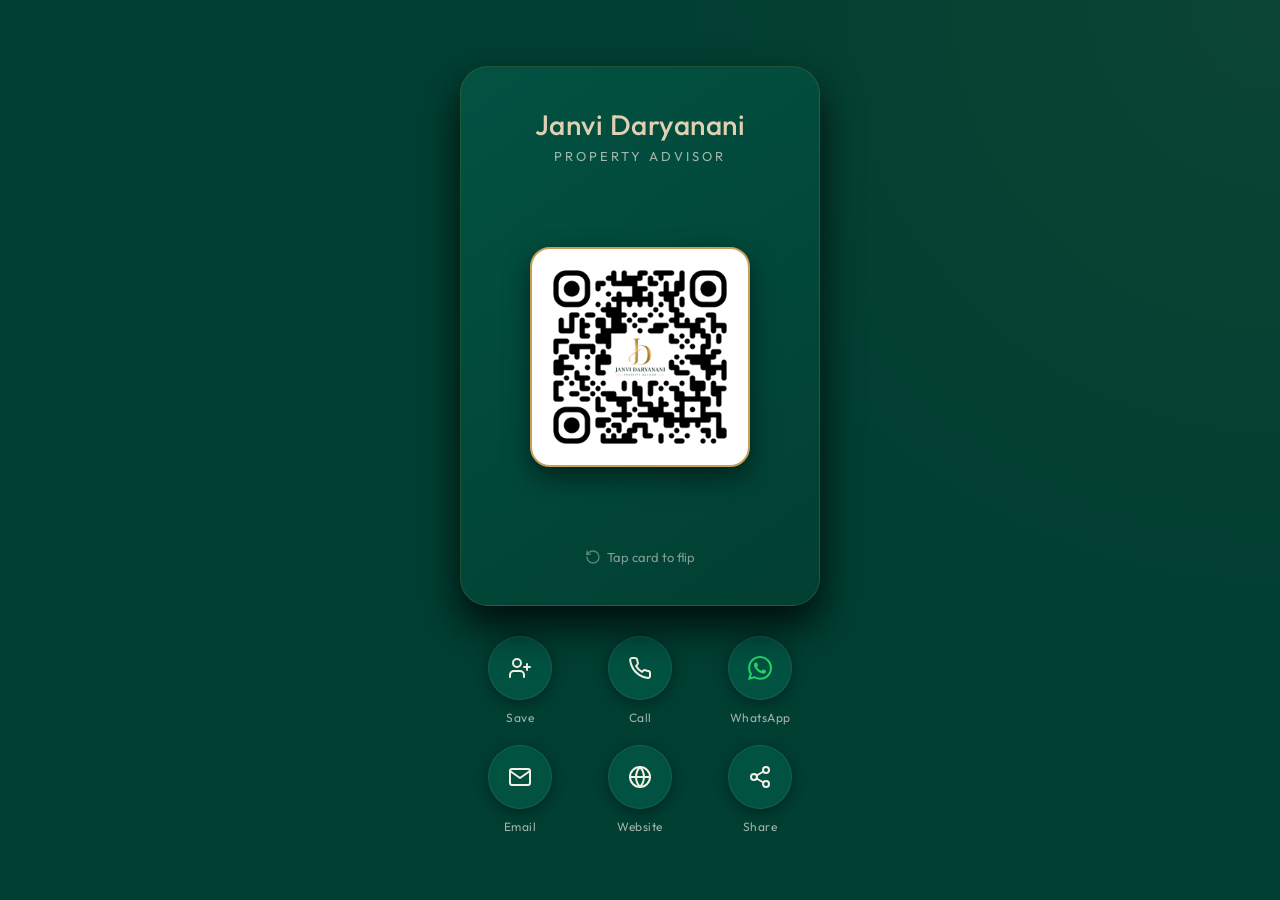
<file: index.html>
<!DOCTYPE html>
<html lang="en">
<head>
    <meta name="google-site-verification" content="Z249SNXP9BvSfqRhXVg7REf944omEBCPUjW0Hqc9x-0" />
    <!-- Google tag (gtag.js) -->
    <script async src="https://www.googletagmanager.com/gtag/js?id=G-FWMRLQW5PL"></script>
    <script>
      window.dataLayer = window.dataLayer || [];
      function gtag(){dataLayer.push(arguments);}
      gtag('js', new Date());

      gtag('config', 'G-FWMRLQW5PL');
    </script>
    <meta charset="UTF-8">
    <meta name="viewport" content="width=device-width, initial-scale=1.0">
    <title>Janvi Daryanani | Property Advisor</title>
    <link rel="stylesheet" href="style.css">
    <link rel="preconnect" href="https://fonts.googleapis.com">
    <link rel="preconnect" href="https://fonts.gstatic.com" crossorigin>
    <link href="https://fonts.googleapis.com/css2?family=Outfit:wght@300;400;500;600&display=swap" rel="stylesheet">
</head>
<body>
    <div class="vcard-container">
        <!-- Flip Card -->
        <div class="flip-card" id="flip-card">
            <div class="flip-card-inner">
                <!-- Front -->
                <div class="flip-card-front">
                    <div class="card-header">
                        <h2>Janvi Daryanani</h2>
                        <p class="title">Property Advisor</p>
                    </div>
                    <div class="qr-container">
                        <img src="qrcode.jpeg" alt="QR Code" class="qrcode" onerror="this.style.opacity='0.5'; this.alt='QR Code Placeholder'">
                    </div>
                    <p class="flip-hint">
                        <svg xmlns="http://www.w3.org/2000/svg" width="16" height="16" viewBox="0 0 24 24" fill="none" stroke="currentColor" stroke-width="2" stroke-linecap="round" stroke-linejoin="round"><path d="M3 12a9 9 0 1 0 9-9 9.75 9.75 0 0 0-6.74 2.74L3 8"/><path d="M3 3v5h5"/></svg>
                        Tap card to flip
                    </p>
                </div>
                <!-- Back -->
                <div class="flip-card-back">
                    <h3>Contact Information</h3>
                    <div class="contact-details">
                        <div class="detail-item">
                            <span class="icon">
                                <svg xmlns="http://www.w3.org/2000/svg" width="20" height="20" viewBox="0 0 24 24" fill="none" stroke="currentColor" stroke-width="2" stroke-linecap="round" stroke-linejoin="round"><path d="M22 16.92v3a2 2 0 0 1-2.18 2 19.79 19.79 0 0 1-8.63-3.07 19.5 19.5 0 0 1-6-6 19.79 19.79 0 0 1-3.07-8.67A2 2 0 0 1 4.11 2h3a2 2 0 0 1 2 1.72 12.84 12.84 0 0 0 .7 2.81 2 2 0 0 1-.45 2.11L8.09 9.91a16 16 0 0 0 6 6l1.27-1.27a2 2 0 0 1 2.11-.45 12.84 12.84 0 0 0 2.81.7A2 2 0 0 1 22 16.92z"/></svg>
                            </span>
                            <a href="tel:+971529005504">+971 52 900 5504</a>
                        </div>
                        <div class="detail-item">
                            <span class="icon">
                                <svg xmlns="http://www.w3.org/2000/svg" width="20" height="20" viewBox="0 0 24 24" fill="none" stroke="currentColor" stroke-width="2" stroke-linecap="round" stroke-linejoin="round"><path d="M4 4h16c1.1 0 2 .9 2 2v12c0 1.1-.9 2-2 2H4c-1.1 0-2-.9-2-2V6c0-1.1.9-2 2-2z"/><polyline points="22,6 12,13 2,6"/></svg>
                            </span>
                            <a href="mailto:janvi.daryananibusiness@gmail.com">janvi.daryananibusiness@gmail.com</a>
                        </div>
                        <div class="detail-item">
                            <span class="icon">
                                <svg xmlns="http://www.w3.org/2000/svg" width="20" height="20" viewBox="0 0 24 24" fill="none" stroke="currentColor" stroke-width="2" stroke-linecap="round" stroke-linejoin="round"><circle cx="12" cy="12" r="10"/><line x1="2" y1="12" x2="22" y2="12"/><path d="M12 2a15.3 15.3 0 0 1 4 10 15.3 15.3 0 0 1-4 10 15.3 15.3 0 0 1-4-10 15.3 15.3 0 0 1 4-10z"/></svg>
                            </span>
                            <a href="https://janvidaryanani.com/" target="_blank">janvidaryanani.com</a>
                        </div>
                        <div class="detail-item">
                            <span class="icon">
                                <svg xmlns="http://www.w3.org/2000/svg" width="20" height="20" viewBox="0 0 24 24" fill="none" stroke="currentColor" stroke-width="2" stroke-linecap="round" stroke-linejoin="round"><path d="M21 10c0 7-9 13-9 13s-9-6-9-13a9 9 0 0 1 18 0z"/><circle cx="12" cy="10" r="3"/></svg>
                            </span>
                            <a href="https://maps.google.com/?q=Dubai" target="_blank">Dubai</a>
                        </div>
                    </div>
                    <p class="flip-hint">
                        <svg xmlns="http://www.w3.org/2000/svg" width="16" height="16" viewBox="0 0 24 24" fill="none" stroke="currentColor" stroke-width="2" stroke-linecap="round" stroke-linejoin="round"><path d="M3 12a9 9 0 1 0 9-9 9.75 9.75 0 0 0-6.74 2.74L3 8"/><path d="M3 3v5h5"/></svg>
                        Tap card to flip
                    </p>
                </div>
            </div>
        </div>

        <!-- Action Buttons -->
        <div class="action-buttons">
            <button id="save-btn" class="action-btn">
                <span class="icon">
                    <svg xmlns="http://www.w3.org/2000/svg" width="24" height="24" viewBox="0 0 24 24" fill="none" stroke="currentColor" stroke-width="2" stroke-linecap="round" stroke-linejoin="round"><path d="M16 21v-2a4 4 0 0 0-4-4H6a4 4 0 0 0-4 4v2"/><circle cx="9" cy="7" r="4"/><line x1="19" x2="19" y1="8" y2="14"/><line x1="22" x2="16" y1="11" y2="11"/></svg>
                </span>
                <span>Save</span>
            </button>
            <a href="tel:+971529005504" class="action-btn">
                <span class="icon">
                    <svg xmlns="http://www.w3.org/2000/svg" width="24" height="24" viewBox="0 0 24 24" fill="none" stroke="currentColor" stroke-width="2" stroke-linecap="round" stroke-linejoin="round"><path d="M22 16.92v3a2 2 0 0 1-2.18 2 19.79 19.79 0 0 1-8.63-3.07 19.5 19.5 0 0 1-6-6 19.79 19.79 0 0 1-3.07-8.67A2 2 0 0 1 4.11 2h3a2 2 0 0 1 2 1.72 12.84 12.84 0 0 0 .7 2.81 2 2 0 0 1-.45 2.11L8.09 9.91a16 16 0 0 0 6 6l1.27-1.27a2 2 0 0 1 2.11-.45 12.84 12.84 0 0 0 2.81.7A2 2 0 0 1 22 16.92z"/></svg>
                </span>
                <span>Call</span>
            </a>
            <a href="https://wa.me/971529005504" target="_blank" class="action-btn whatsapp-btn">
                <span class="icon">
                    <svg class="h-6 w-6 text-[#25D366]" viewBox="0 0 24 24" fill="currentColor" aria-hidden="true" width="24" height="24"><path d="M17.472 14.382c-.297-.149-1.758-.867-2.03-.967-.273-.099-.471-.148-.67.15-.197.297-.767.966-.94 1.164-.173.199-.347.223-.644.075-.297-.15-1.255-.463-2.39-1.475-.883-.788-1.48-1.761-1.653-2.059-.173-.297-.018-.458.13-.606.134-.133.298-.347.446-.52.149-.174.198-.298.298-.497.099-.198.05-.371-.025-.52-.075-.149-.669-1.612-.916-2.207-.242-.579-.487-.5-.669-.51-.173-.008-.371-.01-.57-.01-.198 0-.52.074-.792.372-.272.297-1.04 1.016-1.04 2.479 0 1.462 1.065 2.875 1.213 3.074.149.198 2.096 3.2 5.077 4.487.709.306 1.262.489 1.694.625.712.227 1.36.195 1.871.118.571-.085 1.758-.719 2.006-1.413.248-.694.248-1.289.173-1.413-.074-.124-.272-.198-.57-.347m-5.421 7.403h-.004a9.87 9.87 0 01-5.031-1.378l-.361-.214-3.741.982.998-3.648-.235-.374a9.86 9.86 0 01-1.51-5.26c.001-5.45 4.436-9.884 9.888-9.884 2.64 0 5.122 1.03 6.988 2.898a9.825 9.825 0 012.893 6.994c-.003 5.45-4.437 9.884-9.885 9.884m8.413-18.297A11.815 11.815 0 0012.05 0C5.495 0 .16 5.335.157 11.892c0 2.096.547 4.142 1.588 5.945L.057 24l6.305-1.654a11.882 11.882 0 005.683 1.448h.005c6.554 0 11.89-5.335 11.893-11.893a11.821 11.821 0 00-3.48-8.413Z"/></svg>
                </span>
                <span>WhatsApp</span>
            </a>
            <a href="mailto:janvi.daryananibusiness@gmail.com" class="action-btn">
                <span class="icon">
                    <svg xmlns="http://www.w3.org/2000/svg" width="24" height="24" viewBox="0 0 24 24" fill="none" stroke="currentColor" stroke-width="2" stroke-linecap="round" stroke-linejoin="round"><path d="M4 4h16c1.1 0 2 .9 2 2v12c0 1.1-.9 2-2 2H4c-1.1 0-2-.9-2-2V6c0-1.1.9-2 2-2z"/><polyline points="22,6 12,13 2,6"/></svg>
                </span>
                <span>Email</span>
            </a>
            <a href="https://janvidaryanani.com/" target="_blank" class="action-btn">
                <span class="icon">
                    <svg xmlns="http://www.w3.org/2000/svg" width="24" height="24" viewBox="0 0 24 24" fill="none" stroke="currentColor" stroke-width="2" stroke-linecap="round" stroke-linejoin="round"><circle cx="12" cy="12" r="10"/><line x1="2" y1="12" x2="22" y2="12"/><path d="M12 2a15.3 15.3 0 0 1 4 10 15.3 15.3 0 0 1-4 10 15.3 15.3 0 0 1-4-10 15.3 15.3 0 0 1 4-10z"/></svg>
                </span>
                <span>Website</span>
            </a>
            <button id="share-btn" class="action-btn">
                <span class="icon">
                    <svg xmlns="http://www.w3.org/2000/svg" width="24" height="24" viewBox="0 0 24 24" fill="none" stroke="currentColor" stroke-width="2" stroke-linecap="round" stroke-linejoin="round"><circle cx="18" cy="5" r="3"/><circle cx="6" cy="12" r="3"/><circle cx="18" cy="19" r="3"/><line x1="8.59" y1="13.51" x2="15.42" y2="17.49"/><line x1="15.41" y1="6.51" x2="8.59" y2="10.49"/></svg>
                </span>
                <span>Share</span>
            </button>
        </div>
    </div>
    
    <script src="script.js"></script>
</body>
</html>
</file>
<file: style.css>
:root {
    --bg-color: #013f32;
    --card-bg: #025242;
    --card-bg-gradient: linear-gradient(145deg, #025242 0%, #013f32 100%);
    --gold: #c5a059;
    --gold-light: #dfcfb3;
    --gold-dark: #b38d45;
    --text-main: #f4efe3;
    --text-muted: rgba(244, 239, 227, 0.66);
    --font-family: 'Outfit', sans-serif;
}

* {
    box-sizing: border-box;
    margin: 0;
    padding: 0;
    -webkit-tap-highlight-color: transparent;
}

body {
    background-color: var(--bg-color);
    color: var(--text-main);
    font-family: var(--font-family);
    display: flex;
    justify-content: center;
    align-items: center;
    min-height: 100vh;
    padding: 20px;
    background-image: radial-gradient(circle at top right, rgba(212, 175, 55, 0.05), transparent 40%);
}

.vcard-container {
    width: 100%;
    max-width: 360px;
    display: flex;
    flex-direction: column;
    gap: 30px;
}

/* Flip Card Styles */
.flip-card {
    background-color: transparent;
    width: 100%;
    height: 540px;
    perspective: 1000px;
    cursor: pointer;
}

.flip-card-inner {
    position: relative;
    width: 100%;
    height: 100%;
    text-align: center;
    transition: transform 0.8s cubic-bezier(0.175, 0.885, 0.32, 1.275);
    transform-style: preserve-3d;
}

.flip-card.is-flipped .flip-card-inner {
    transform: rotateY(180deg);
}

.flip-card-front, .flip-card-back {
    position: absolute;
    width: 100%;
    height: 100%;
    -webkit-backface-visibility: hidden;
    backface-visibility: hidden;
    border-radius: 28px;
    box-shadow: 0 20px 40px rgba(0,0,0,0.8);
    background: var(--card-bg-gradient);
    border: 1px solid rgba(212, 175, 55, 0.15);
    display: flex;
    flex-direction: column;
    justify-content: space-between;
    padding: 40px 24px;
}

.flip-card-back {
    transform: rotateY(180deg);
    justify-content: center;
    gap: 40px;
}

.card-header h2 {
    font-size: 28px;
    font-weight: 500;
    margin-bottom: 6px;
    color: var(--gold-light);
    letter-spacing: 0.5px;
}

.card-header .title {
    font-size: 13px;
    color: var(--text-muted);
    text-transform: uppercase;
    letter-spacing: 3px;
    font-weight: 400;
}

.qr-container {
    background: #ffffff;
    padding: 12px;
    border-radius: 20px;
    width: 220px;
    height: 220px;
    margin: 0 auto;
    display: flex;
    justify-content: center;
    align-items: center;
    box-shadow: 0 10px 25px rgba(0,0,0,0.5);
    border: 2px solid var(--gold);
}

.qrcode {
    width: 100%;
    height: 100%;
    object-fit: cover;
    border-radius: 8px;
}

.flip-hint {
    font-size: 13px;
    color: var(--text-muted);
    display: flex;
    align-items: center;
    justify-content: center;
    gap: 6px;
    opacity: 0.8;
}

.flip-hint svg {
    opacity: 0.7;
}

/* Back side details */
.flip-card-back h3 {
    color: var(--gold-light);
    font-size: 22px;
    font-weight: 500;
    letter-spacing: 1px;
}

.contact-details {
    display: flex;
    flex-direction: column;
    gap: 24px;
    text-align: left;
    padding: 0 10px;
}

.detail-item {
    display: flex;
    align-items: center;
    gap: 16px;
}

.detail-item .icon {
    font-size: 20px;
    background: rgba(212, 175, 55, 0.08);
    color: var(--gold);
    width: 44px;
    height: 44px;
    display: flex;
    align-items: center;
    justify-content: center;
    border-radius: 50%;
    border: 1px solid rgba(212, 175, 55, 0.2);
    flex-shrink: 0;
}

.detail-item a {
    color: var(--text-main);
    text-decoration: none;
    font-size: 15px;
    font-weight: 300;
    transition: color 0.3s;
    word-break: break-all;
}

.detail-item a:hover {
    color: var(--gold);
}

/* Action Buttons */
.action-buttons {
    display: grid;
    grid-template-columns: repeat(3, 1fr);
    gap: 20px;
    padding: 0 10px;
}

.action-btn {
    background: transparent;
    border: none;
    display: flex;
    flex-direction: column;
    align-items: center;
    gap: 10px;
    color: var(--text-muted);
    text-decoration: none;
    cursor: pointer;
    transition: all 0.3s ease;
    font-family: inherit;
}

.action-btn .icon {
    background: var(--card-bg);
    border: 1px solid rgba(255, 255, 255, 0.08);
    color: var(--text-main);
    width: 64px;
    height: 64px;
    border-radius: 50%;
    display: flex;
    align-items: center;
    justify-content: center;
    font-size: 24px;
    box-shadow: 0 4px 15px rgba(0,0,0,0.4);
    transition: all 0.3s ease;
}

.action-btn span:last-child {
    font-size: 12px;
    font-weight: 400;
    letter-spacing: 0.5px;
}

.action-btn:hover {
    color: var(--gold-light);
}

.action-btn:hover .icon {
    border-color: var(--gold);
    color: var(--gold);
    transform: translateY(-4px);
    box-shadow: 0 8px 25px rgba(212, 175, 55, 0.15);
}

.whatsapp-btn .icon {
    color: #25D366;
}

.whatsapp-btn:hover .icon {
    border-color: #25D366;
    color: #25D366;
    box-shadow: 0 8px 25px rgba(37, 211, 102, 0.15);
}

/* Add some entrance animation */
@keyframes fadeInUp {
    from {
        opacity: 0;
        transform: translateY(20px);
    }
    to {
        opacity: 1;
        transform: translateY(0);
    }
}

.vcard-container {
    animation: fadeInUp 0.8s ease-out forwards;
}
</file>
